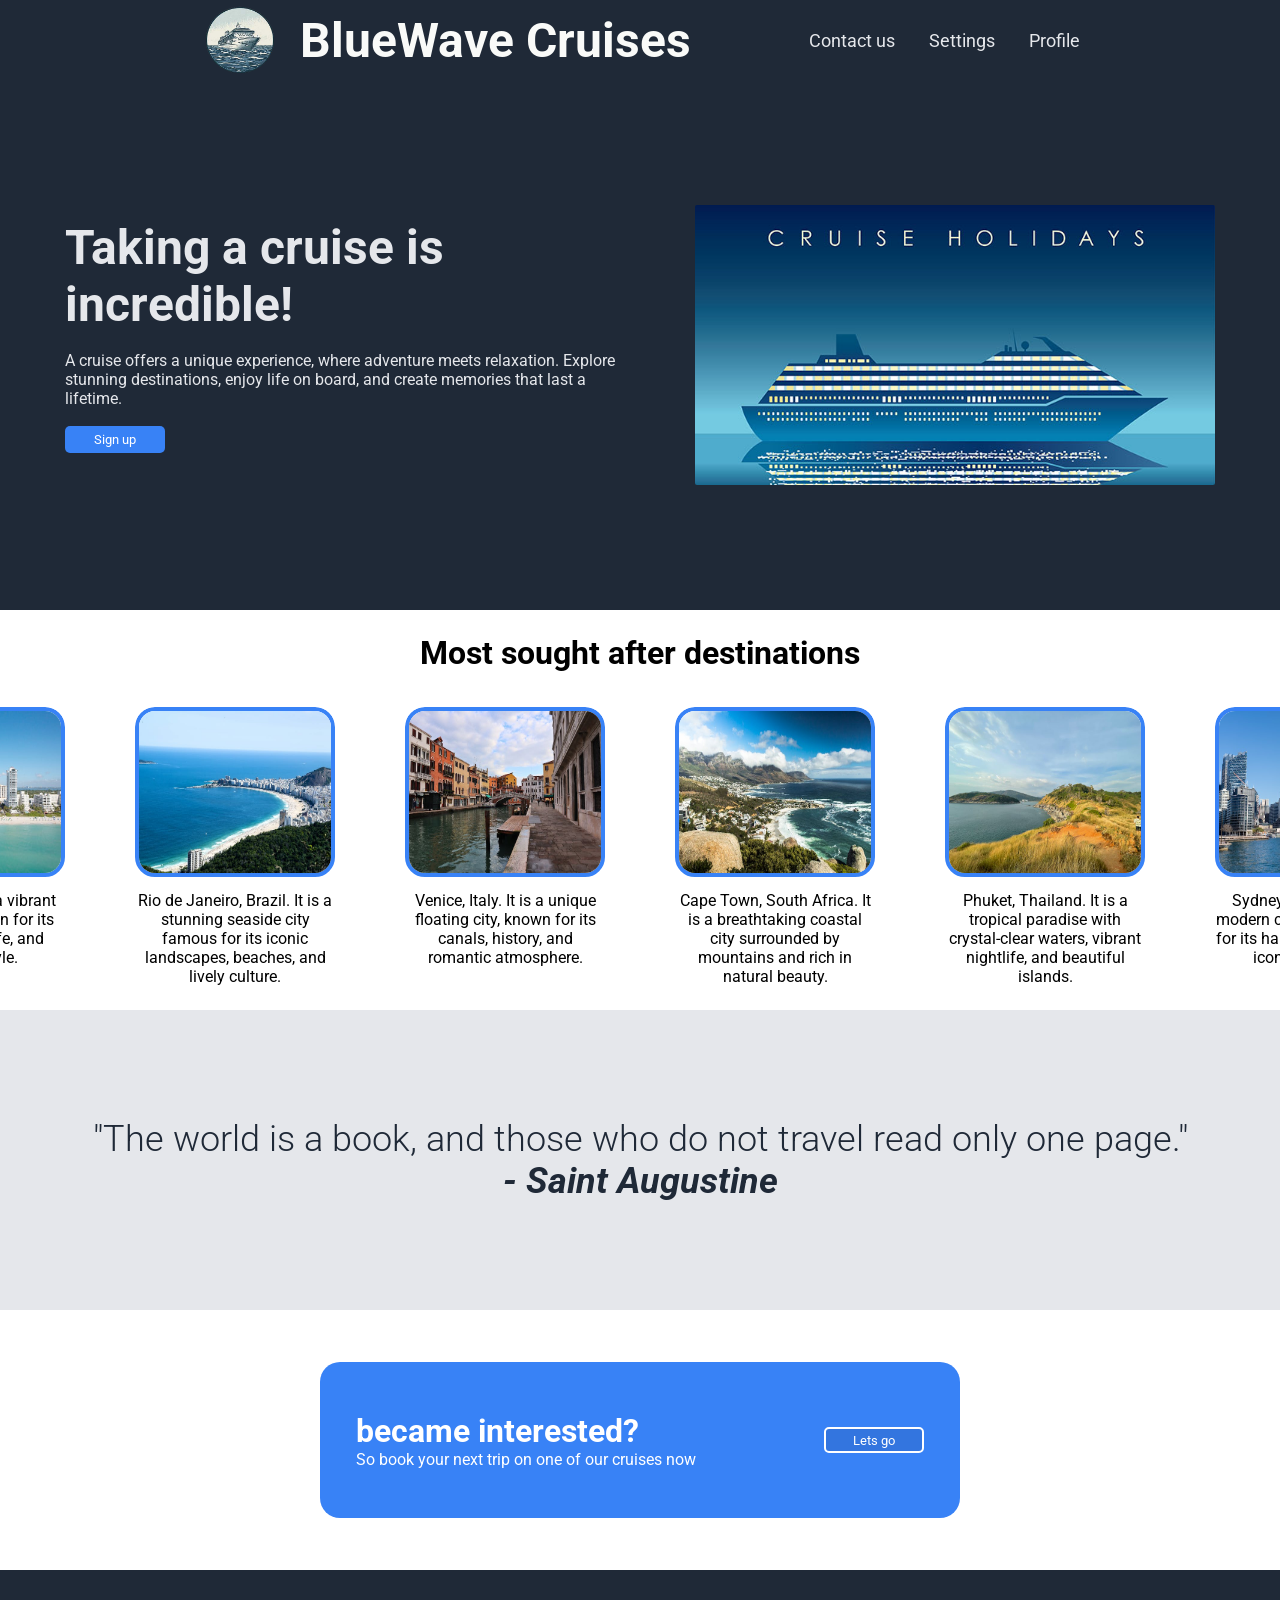
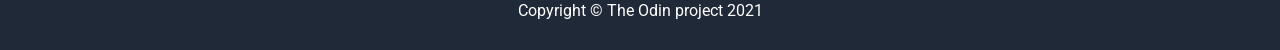
<file: odim-FirstWebsite/index.html>
<!DOCTYPE html>
<html lang="en">
<head>
    <meta charset="UTF-8">
    <meta name="viewport" content="width=device-width, initial-scale=1.0">
    <link rel="shortcut icon" href="images/website.ico" type="image/x-icon">
    <title>First website</title>
    <link rel="stylesheet" href="style.css">
</head>
<body>
    <header>
        <span id="logo">
            <img src="images/Cruize-logo.png" alt="Main Logo">
            <h1>BlueWave Cruises</h1>
        </span>
        <nav>
            <a href="#">Contact us</a>
            <a href="#">Settings</a>
            <a href="#">Profile</a>
        </nav>
    </header>
    <main>
        <section>
            <span id="first">
                <h2>Taking a cruise is incredible!</h2>
                <p>
                    A cruise offers a unique experience, where adventure meets relaxation. Explore stunning destinations, enjoy life on board, and create memories that last a lifetime.
                </p>
                <button>Sign up</button>
            </span>
            <img src="images/main-cruize.jpg" alt="Our main cruise">
        </section>
        <section>
            <h3>Most sought after destinations</h3>
            <span class="cards">
                <figure>
                    <img src="images/Miami.jpg" alt="Miami">
                    <figcaption>Miami, USA. It is a vibrant coastal city known for its beaches, nightlife, and luxury lifestyle.</figcaption>
                </figure>
                <figure>
                    <img src="images/Rio-de-janeiro.jpg" alt="Rio de Rio-de-janeiro">
                    <figcaption>Rio de Janeiro, Brazil. It is a stunning seaside city famous for its iconic landscapes, beaches, and lively culture.</figcaption>
                </figure>
                <figure>
                    <img src="images/Venice.jpg" alt="Venice">
                    <figcaption>Venice, Italy. It is a unique floating city, known for its canals, history, and romantic atmosphere.</figcaption>
                </figure>
                <figure>
                    <img src="images/cape-town.jpg" alt="Cape cape-town">
                    <figcaption>Cape Town, South Africa. It is a breathtaking coastal city surrounded by mountains and rich in natural beauty.</figcaption>
                </figure>
                <figure>
                    <img src="images/Phuket.jpg" alt="Phuket">
                    <figcaption>Phuket, Thailand. It is a tropical paradise with crystal-clear waters, vibrant nightlife, and beautiful islands.</figcaption>
                </figure>
                <figure>
                    <img src="images/Sydney.jpg" alt="Sydney">
                    <figcaption>Sydney, Australia. It is a modern coastal city famous for its harbour, beaches, and iconic landmarks.</figcaption>
                </figure>
            </span>
        </section>
        <blockquote>
            <p>"The world is a book, and those who do not travel read only one page."</p>
            <cite>- Saint Augustine</cite>
        </blockquote>
        <section>
            <div>
                <span>
                    <h3>became interested?</h3>
                    <p>So book your next trip on one of our cruises now</p>
                </span>
                <button>Lets go</button>
            </div>
        </section>
    </main>
    <footer>
        Copyright © The Odin project 2021
    </footer>
</body>
</html>
</file>
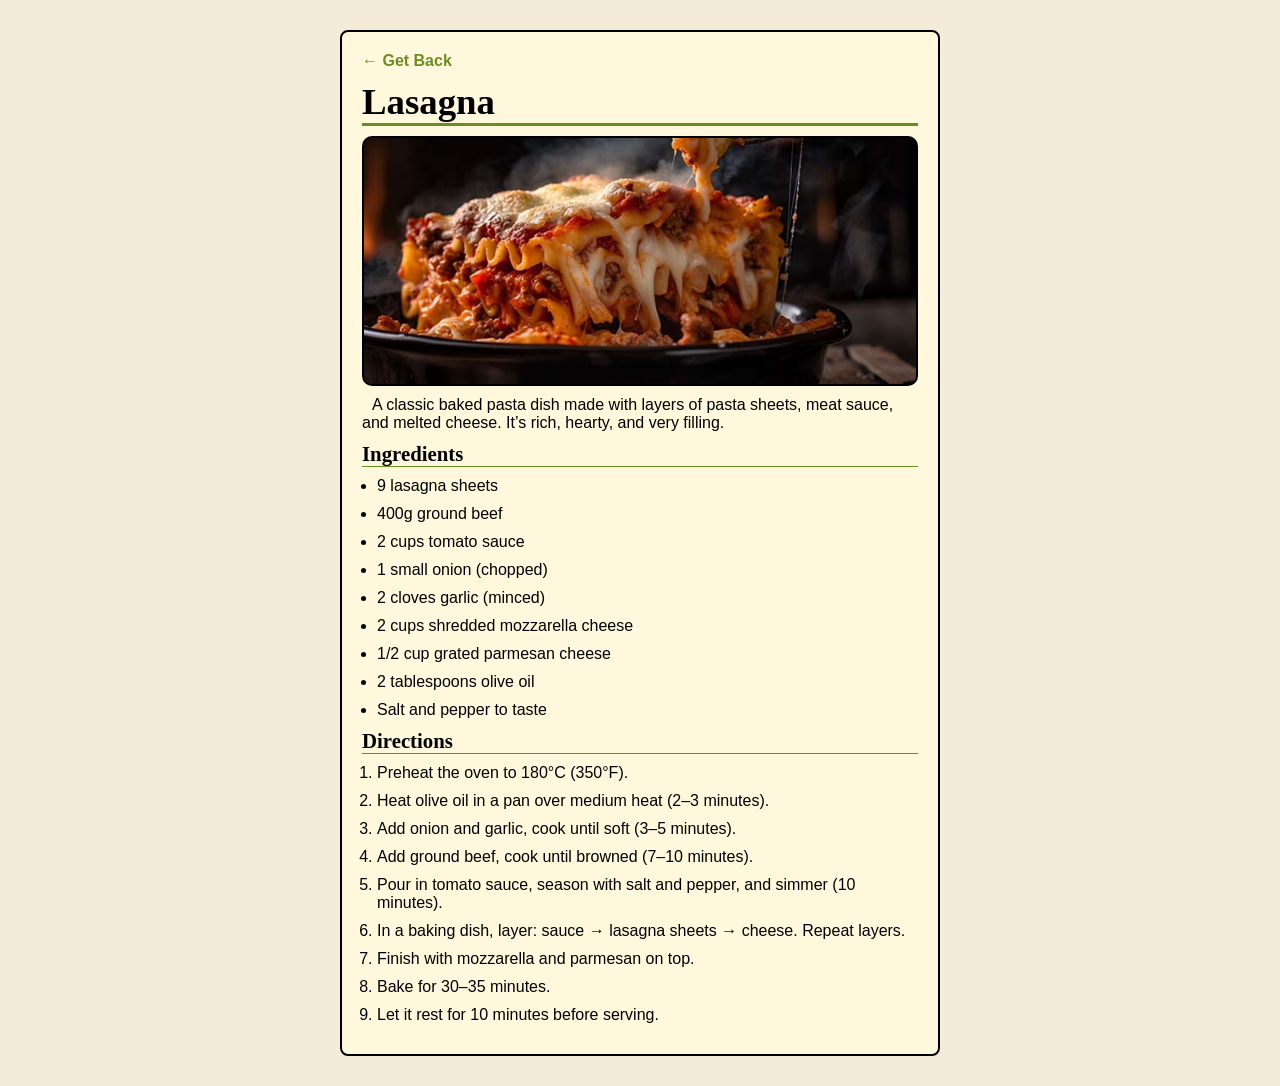
<file: odim-recipes/pages/link1.html>
<!DOCTYPE html>
<html lang="pt-br">
<head>
    <meta charset="UTF-8">
    <meta name="viewport" content="width=device-width, initial-scale=1.0">
    <title>Lasagna recipe</title>
    <link rel="stylesheet" href="../styles/recipe.css">
</head>
<body>
    <main>
        <nav>
            <a href="../pages/index.html">← Get Back</a>
        </nav>
        <h1>Lasagna</h1>
        <div class="img" id="lasagna"></div>
        <p>
            A classic baked pasta dish made with layers of pasta sheets, meat sauce, and melted cheese. It’s rich, hearty, and very filling.
        </p>
        <section>
            <h2>Ingredients</h2>
            <ul>
                <li>9 lasagna sheets</li>
                <li>400g ground beef</li>
                <li>2 cups tomato sauce</li>
                <li>1 small onion (chopped)</li>
                <li>2 cloves garlic (minced)</li>
                <li>2 cups shredded mozzarella cheese</li>
                <li>1/2 cup grated parmesan cheese</li>
                <li>2 tablespoons olive oil</li>
                <li>Salt and pepper to taste</li>
            </ul>
            <h2>Directions</h2>
            <ol>
                <li>Preheat the oven to 180°C (350°F).</li>
                <li>Heat olive oil in a pan over medium heat (2–3 minutes).</li>
                <li>Add onion and garlic, cook until soft (3–5 minutes).</li>
                <li>Add ground beef, cook until browned (7–10 minutes).</li>
                <li>Pour in tomato sauce, season with salt and pepper, and simmer (10 minutes).</li>
                <li>In a baking dish, layer: sauce → lasagna sheets → cheese. Repeat layers.</li>
                <li>Finish with mozzarella and parmesan on top.</li>
                <li>Bake for 30–35 minutes.</li>
                <li>Let it rest for 10 minutes before serving.</li>
            </ol>
        </section>
    </main>
</body>
</html>
</file>
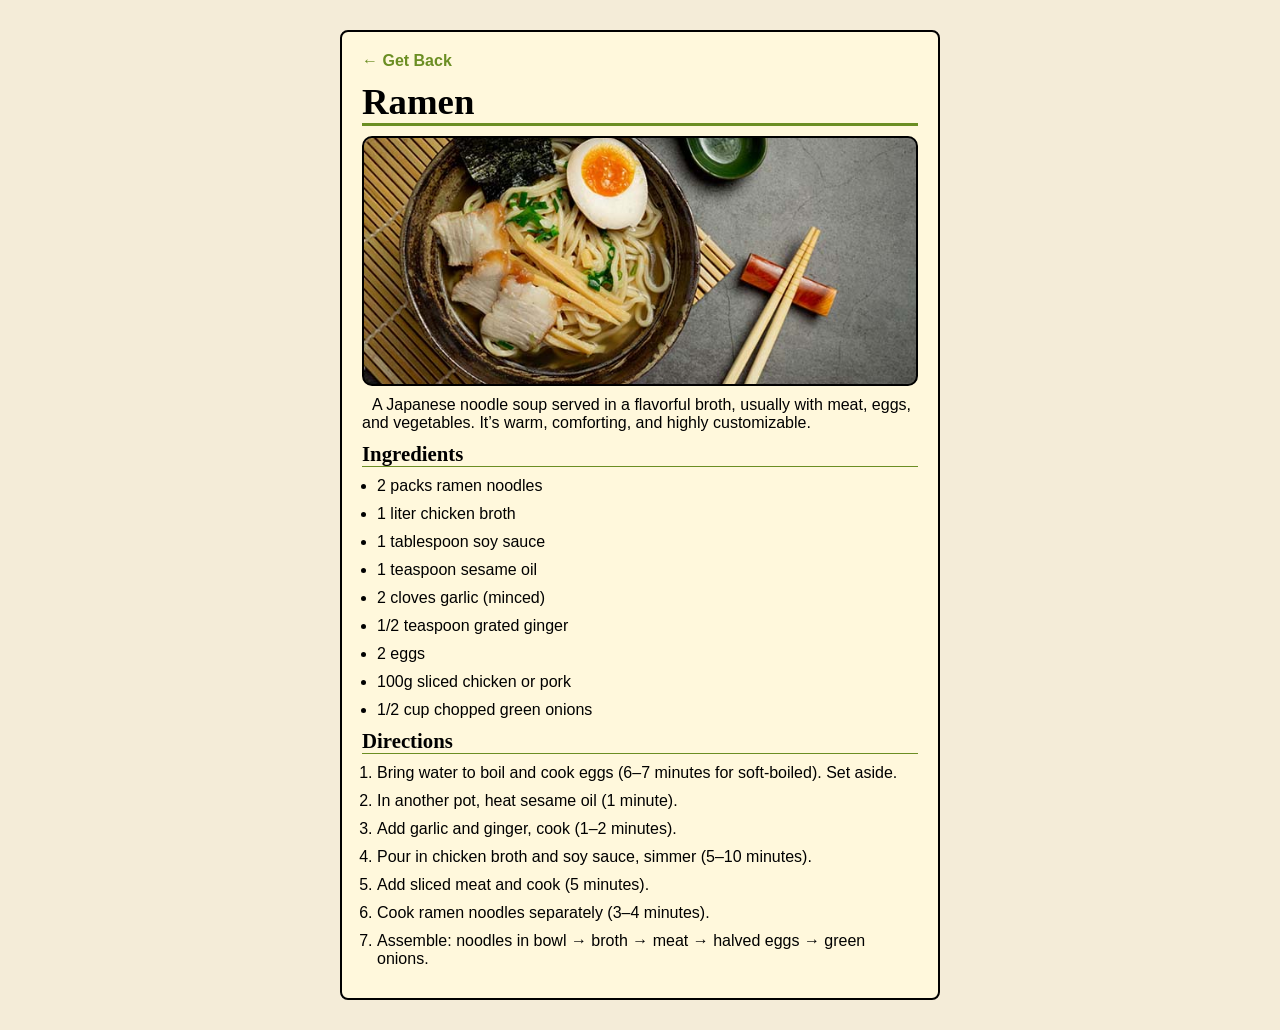
<file: odim-recipes/pages/link2.html>
<!DOCTYPE html>
<html lang="pt-br">
<head>
    <meta charset="UTF-8">
    <meta name="viewport" content="width=device-width, initial-scale=1.0">
    <title>Ramen recipe</title>
    <link rel="stylesheet" href="../styles/recipe.css">
    <style>
        .img {background-image: transparent url(../images/Ramen.jpg) center center no-repeat; background-size: cover;}
    </style>
</head>
<body>
    <main>
        <nav>
            <a href="../pages/index.html">← Get Back</a>
        </nav>
        <h1>Ramen</h1>
        <div class="img" id="ramen"></div>
        <p>
             A Japanese noodle soup served in a flavorful broth, usually with meat, eggs, and vegetables. It’s warm, comforting, and highly customizable.
        </p>
        <section>
            <h2>Ingredients</h2>
            <ul>
                <li>2 packs ramen noodles</li>
                <li>1 liter chicken broth</li>
                <li>1 tablespoon soy sauce</li>
                <li>1 teaspoon sesame oil</li>
                <li>2 cloves garlic (minced)</li>
                <li>1/2 teaspoon grated ginger</li>
                <li>2 eggs</li>
                <li>100g sliced chicken or pork</li>
                <li>1/2 cup chopped green onions</li>
            </ul>
            <h2>Directions</h2>
            <ol>
                <li>Bring water to boil and cook eggs (6–7 minutes for soft-boiled). Set aside.</li>
                <li>In another pot, heat sesame oil (1 minute).</li>
                <li>Add garlic and ginger, cook (1–2 minutes).</li>
                <li>Pour in chicken broth and soy sauce, simmer (5–10 minutes).</li>
                <li>Add sliced meat and cook (5 minutes).</li>
                <li>Cook ramen noodles separately (3–4 minutes).</li>
                <li>Assemble: noodles in bowl → broth → meat → halved eggs → green onions.</li>
            </ol>
        </section>
    </main>
</body>
</html>
</file>
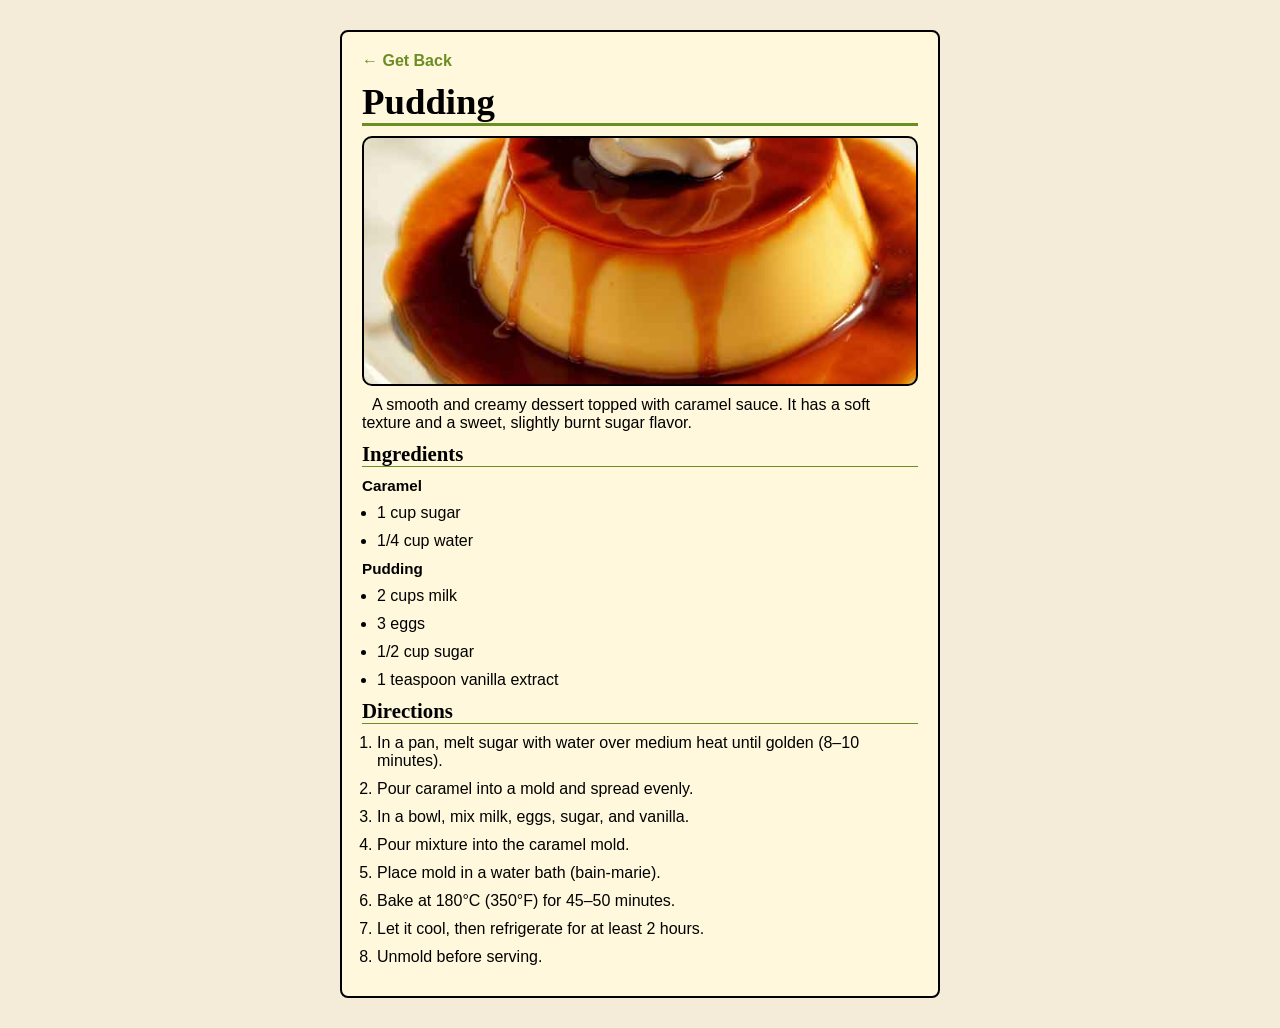
<file: odim-recipes/pages/link3.html>
<!DOCTYPE html>
<html lang="pt-br">
<head>
    <meta charset="UTF-8">
    <meta name="viewport" content="width=device-width, initial-scale=1.0">
    <title>Pudding recipe</title>
    <link rel="stylesheet" href="../styles/recipe.css">
</head>
<body>
    <main>
        <nav>
            <a href="../pages/index.html">← Get Back</a>
        </nav>
        <h1>Pudding</h1>
        <div class="img" id="pudding"></div>
        <p>
            A smooth and creamy dessert topped with caramel sauce. It has a soft texture and a sweet, slightly burnt sugar flavor.
        </p>
        <section>
            <h2>Ingredients</h2>
            <h3>Caramel</h3>
            <ul>
                <li>1 cup sugar</li>
                <li>1/4 cup water</li>
            </ul>
            <h3>Pudding</h3>
            <ul>
                <li>2 cups milk</li>
                <li>3 eggs</li>
                <li>1/2 cup sugar</li>
                <li>1 teaspoon vanilla extract</li>
            </ul>
            <h2>Directions</h2>
            <ol>
                <li>In a pan, melt sugar with water over medium heat until golden (8–10 minutes).</li>
                <li>Pour caramel into a mold and spread evenly.</li>
                <li>In a bowl, mix milk, eggs, sugar, and vanilla.</li>
                <li>Pour mixture into the caramel mold.</li>
                <li>Place mold in a water bath (bain-marie).</li>
                <li>Bake at 180°C (350°F) for 45–50 minutes.</li>
                <li>Let it cool, then refrigerate for at least 2 hours.</li>
                <li>Unmold before serving.</li>
            </ol>
        </section>
    </main>
</body>
</html>
</file>
<file: odim-FirstWebsite/style.css>
@charset "UTF-8";

@import url('https://fonts.googleapis.com/css2?family=Roboto:ital,wght@0,100..900;1,100..900&display=swap');

html {
    font-size: 1em;
    font-family: Arial, Helvetica, sans-serif;
    box-sizing: border-box;
}

*, *::before, *::after {
    margin: 0;
    padding: 0;
    box-sizing: inherit;
    vertical-align: baseline;
    text-decoration: none;
    appearance: none;
    -moz-appearance: none;
    -webkit-appearance: none;
    -webkit-tap-highlight-color: transparent;
    -moz-tap-highlight-color: transparent;
    font-family: 'Roboto';
}

header {
    background-color: #1f2937;
    width: 100%;
    display: flex;
    justify-content: space-between;
    align-items: center;
    padding-inline: 200px;
}

span#logo {
    display: flex;
    justify-content: center;
    align-items: center;
    gap: 20px;
    font-size: 24px;
    color: #f9faf8;
}
span#logo img {width: 80px;}

nav a {
    color: #e5e7eb;
    font-size: 18px;
    margin-inline-start: 30px;
}

section {
    width: 100%;
    height: 530px;
    display: flex;
    justify-content: center;
    align-items: center;
    gap: 80px;
}
#first {
    width: 550px;
}
#first * {
    margin-bottom: 18px;
}
#first h2 {
    font-size: 48px;
}
section > img {
    border-radius: 2px;
    width: 520px;
    height: 280px;
    object-fit: cover;
}

section:nth-of-type(1) {
    background-color: #1f2937;
    color: #e5e7eb;
}


button {
    width: 100px;
    height: 2em;
    border: none;
    border-radius: 5px;
    color: white;
    background-color: #3882f6;
    cursor: pointer;
}

section:nth-of-type(2) {
    height: 400px;
    display: flex;
    flex-direction: column;
    gap: 35px;
}

h3 {
    font-size: 2em;
}

.cards {
    display: flex;
    text-align: center;
    gap: 70px;
}

figure {
    overflow: hidden;
    width: 200px;
    height: 280px;
    border-radius: 20px;
}
figure img{
    width: 200px;
    height: 170px;
    border-radius: 20px;
    margin-bottom: 10px;
    border: 4px solid #3882f6;
}

blockquote {
    height: 300px;
    background-color: #e5e7eb;
    color: #1f2937;
    font-size: 36px;
    font-weight: 300;
    display: flex;
    flex-direction: column;
    justify-content: center;
    align-items: center;
}
cite {
    font-weight: bold;
}

section:nth-of-type(3) {
    height: 260px;
}
section div {
    width: 50%;
    height: 60%;
    background-color: #3882f6;
    color: white;
    border-radius: 20px;
    display: flex;
    gap: 20%;
    justify-content: center;
    align-items: center;
}

div button {
    border: 2px solid white;
    background-color: #3375df;
}

footer {
    background-color: #1f2937;
    color: white;
    width: 100%;
    height: 80px;
    display: flex;
    justify-content: center;
    align-items: center;
}
</file>
<file: odim-recipes/styles/recipe.css>
@charset "UTF-8";

*, *::before, *::after {
    margin: 0;
    padding: 0;
    box-sizing: border-box;
    vertical-align: baseline;
    text-decoration: none;
    appearance: none;
    -moz-appearance: none;
    -webkit-appearance: none;
    -webkit-tap-highlight-color: transparent;
    -moz-tap-highlight-color: transparent;
}
html {
    font-size: 1em;
    font-family: Arial, Helvetica, sans-serif;
}

body {
    background-color: #F4ECD8;
    padding: 30px;
}

main {
    border: 2px solid black;
    background-color: #FFF8DC;
    border-radius: 8px;
    padding: 20px;
    margin: auto;
}

a {
    color: #6B8E23;
    font-weight: bold;
}

h1 {
    border-bottom: 3px solid #6B8E23;
    font-family: 'Times New Roman', Times, serif;
    font-size: 2.3em;
    margin-block: 10px;
}

.img {
    width: 100%;
    height: 180px;
    background: transparent center center no-repeat;
    background-size: cover;
    border: 2.5px solid black;
    border-radius: 10px;
}
#lasagna {background-image: url(../images/Lasagna.jpg);}
#ramen {background-image: url(../images/Ramen.jpg);}
#pudding {background-image: url(../images/Pudding.jpg);}

h2 {
    border-bottom: 1.5px solid #6B8E23;
    font-family: 'Times New Roman', Times, serif;
    font-size: 1.3em;
}

h3 {
    font-size: 0.95em;
    margin-block: 10px;
}

p {
    text-indent: 10px;
    margin-block: 10px;
}

ul, ol {
    margin-left: 15px;
    margin-block: 10px;
}
li {
    margin-block: 10px;
}

@media screen and (min-width: 430px) {
    .img {
        width: 300px;
        margin: auto;
    }
    
    main {width: 80dvw;}
}

@media screen and (min-width: 768px) {
    main {width: 600px;}
    .img {
        width: 100%;
        height: 250px;
    }
}

.img::after {content: "";}
@media print {
    nav {display: none;}
    .img::after {
        content: "Ilustration of a Lasagna";
        width: 100%;
        height: 100%;
        display: flex;
        justify-content: center;
        align-items: center;
        font-weight: 500;
        font-size: 3em;
        color: transparent;
        -webkit-text-stroke: 0.2px black;
    }
}
</file>
